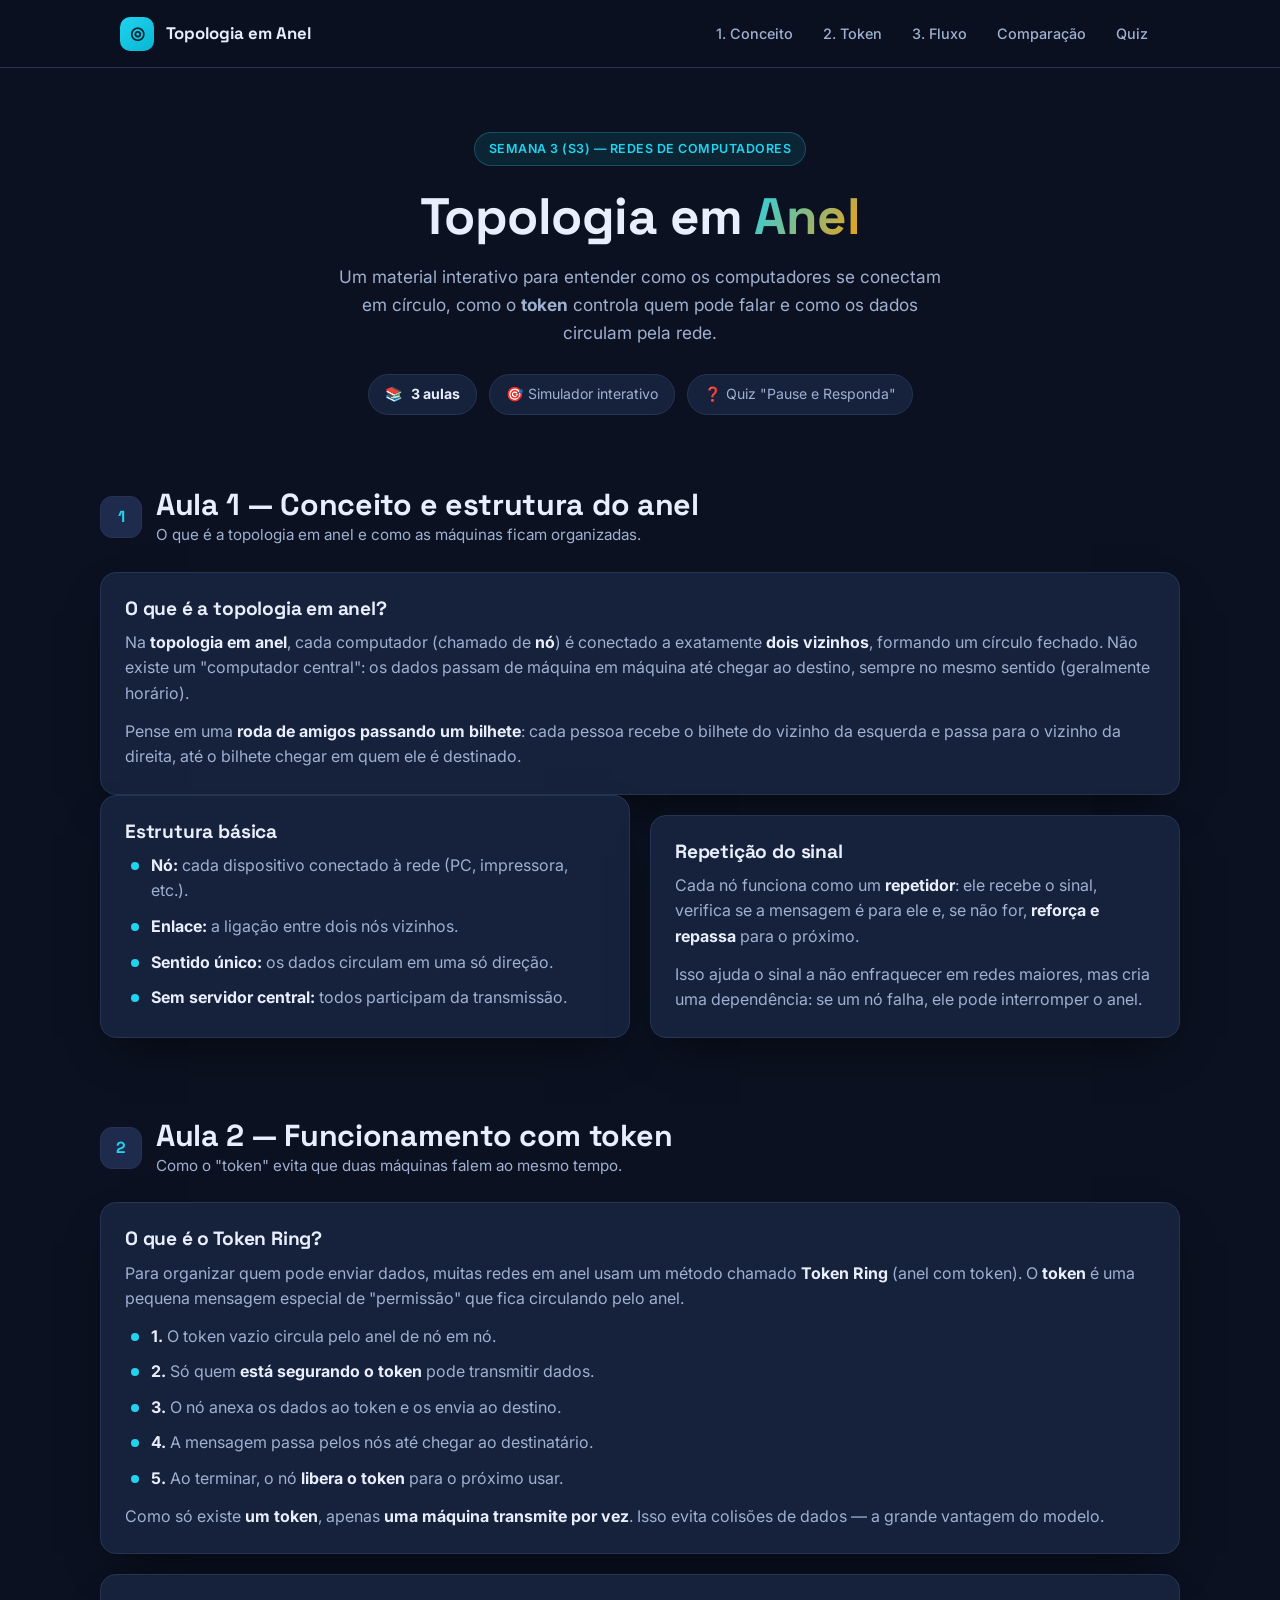
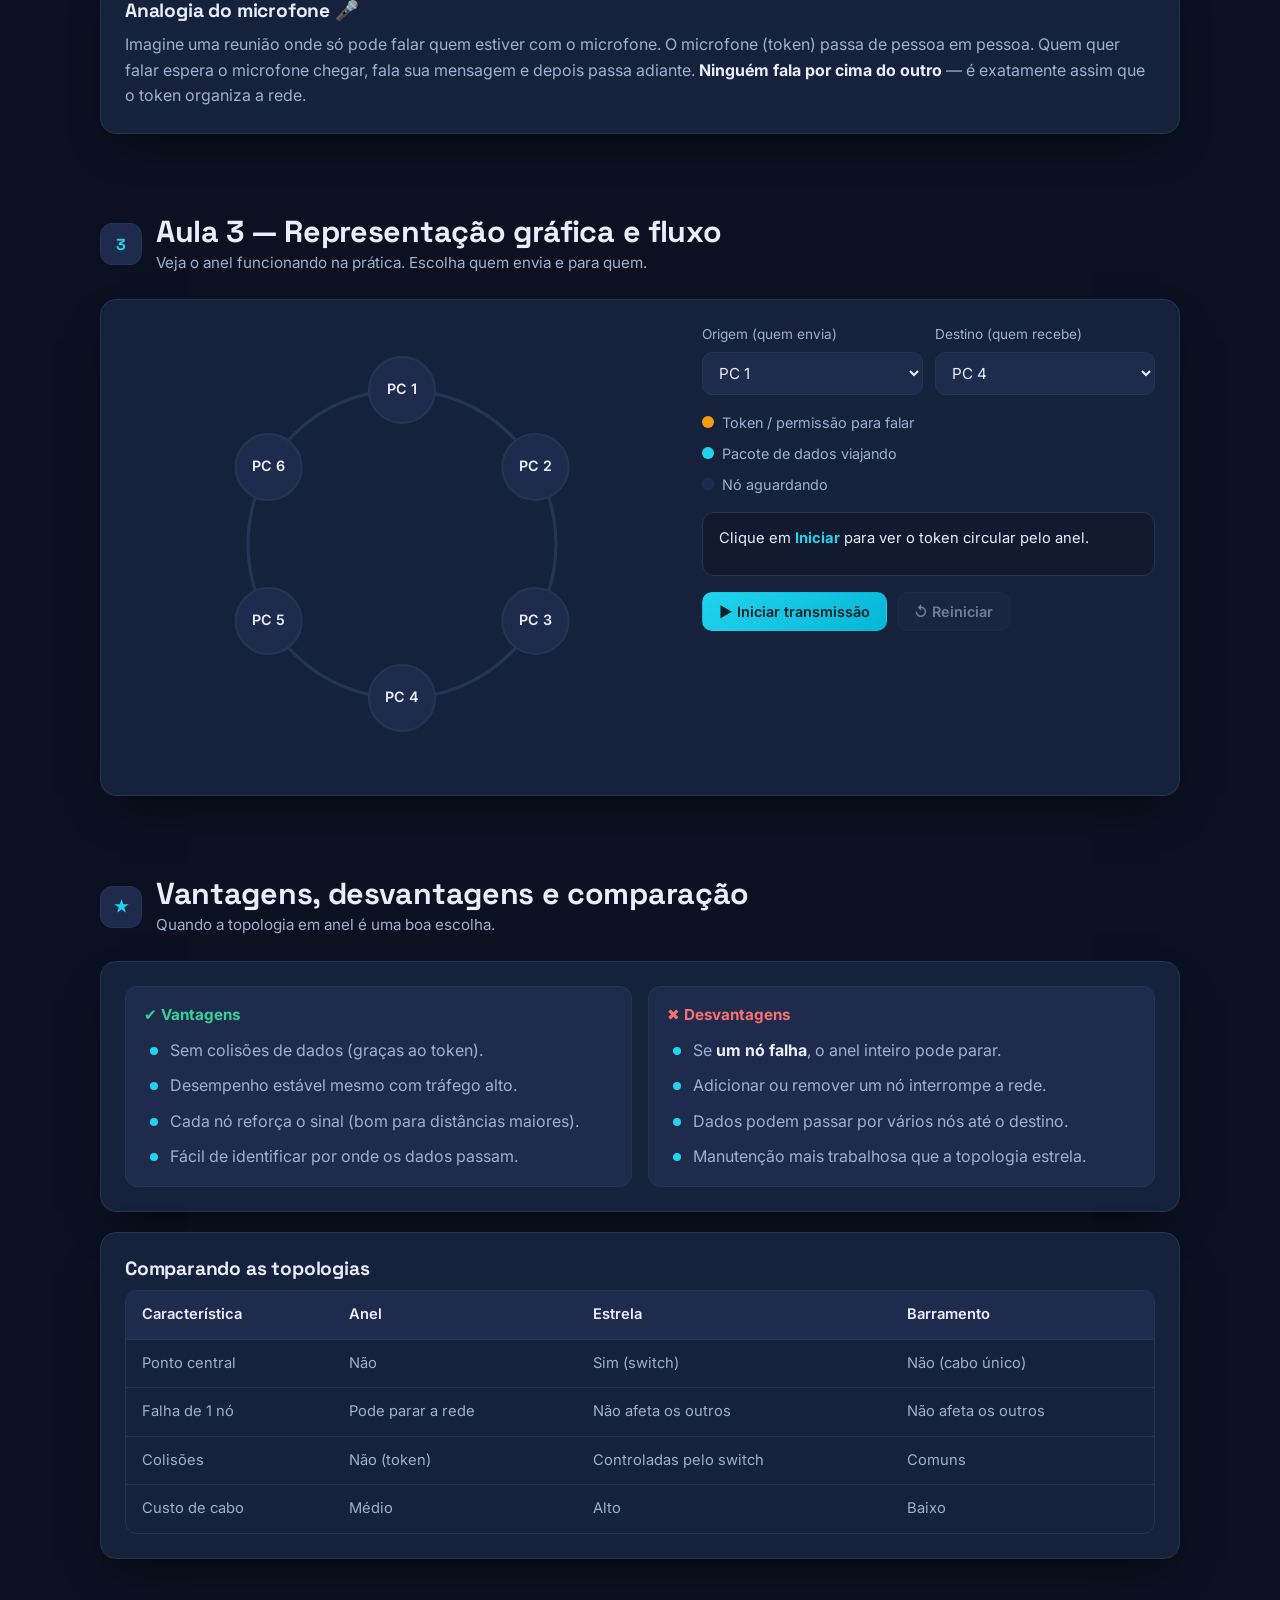
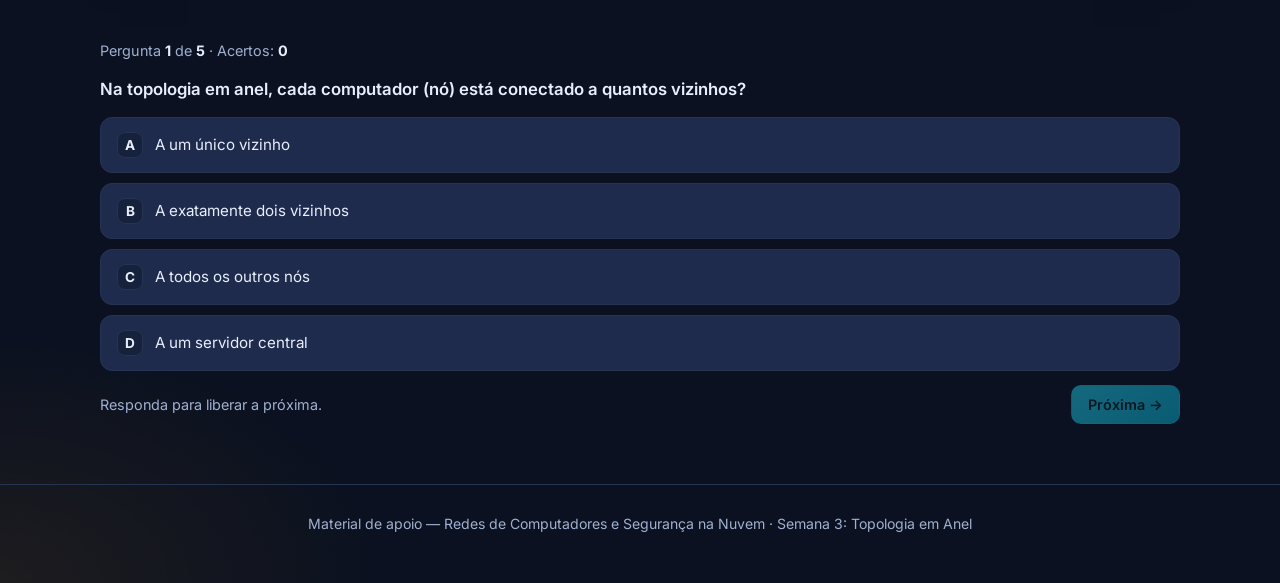
<file: index.html>
<!DOCTYPE html>
<html lang="pt-BR">
  <head>
    <meta charset="UTF-8" />
    <meta name="viewport" content="width=device-width, initial-scale=1.0" />
    <meta name="theme-color" content="#0f172a" />
    <meta
      name="description"
      content="Aula interativa sobre Topologia em Anel: conceito, funcionamento com token e representação gráfica do fluxo de dados."
    />
    <title>Topologia em Anel — Aula Interativa</title>
    <link rel="preconnect" href="https://fonts.googleapis.com" />
    <link rel="preconnect" href="https://fonts.gstatic.com" crossorigin />
    <link
      href="https://fonts.googleapis.com/css2?family=Inter:wght@400;500;600;700;800&family=Space+Grotesk:wght@500;600;700&display=swap"
      rel="stylesheet"
    />
    <link rel="stylesheet" href="styles.css" />
  </head>
  <body>
    <div id="app"></div>
    <script type="module" src="main.js"></script>
  </body>
</html>
</file>
<file: styles.css>
:root {
  --bg: #0b1120;
  --bg-soft: #111a2e;
  --surface: #16213c;
  --surface-2: #1e2b4d;
  --border: #263454;
  --text: #e8eefc;
  --text-muted: #9fb0d0;
  --brand: #22d3ee;
  --brand-strong: #06b6d4;
  --accent: #f59e0b;
  --danger: #f87171;
  --ok: #34d399;
  --radius: 16px;
  --shadow: 0 20px 45px -20px rgba(0, 0, 0, 0.7);
}

* {
  box-sizing: border-box;
  margin: 0;
  padding: 0;
}

html {
  background: var(--bg);
  scroll-behavior: smooth;
}

body {
  font-family: "Inter", system-ui, sans-serif;
  background:
    radial-gradient(900px 500px at 85% -10%, rgba(34, 211, 238, 0.12), transparent 60%),
    radial-gradient(700px 450px at 0% 100%, rgba(245, 158, 11, 0.08), transparent 55%),
    var(--bg);
  color: var(--text);
  line-height: 1.6;
  min-height: 100vh;
  -webkit-font-smoothing: antialiased;
}

h1,
h2,
h3 {
  font-family: "Space Grotesk", "Inter", sans-serif;
  line-height: 1.2;
  letter-spacing: -0.01em;
}

.wrap {
  width: 100%;
  max-width: 1080px;
  margin: 0 auto;
  padding: 0 20px;
}

/* ---------- Top bar ---------- */
.topbar {
  position: sticky;
  top: 0;
  z-index: 50;
  backdrop-filter: blur(12px);
  background: rgba(11, 17, 32, 0.75);
  border-bottom: 1px solid var(--border);
}

.topbar__inner {
  display: flex;
  align-items: center;
  justify-content: space-between;
  gap: 16px;
  padding: 14px 20px;
  max-width: 1080px;
  margin: 0 auto;
}

.brand {
  display: flex;
  align-items: center;
  gap: 12px;
  font-family: "Space Grotesk", sans-serif;
  font-weight: 700;
  font-size: 1.05rem;
}

.brand__dot {
  width: 34px;
  height: 34px;
  display: grid;
  place-items: center;
  border-radius: 10px;
  background: linear-gradient(140deg, var(--brand), var(--brand-strong));
  color: #04212a;
  font-weight: 800;
}

.nav {
  display: flex;
  gap: 6px;
  flex-wrap: wrap;
}

.nav a {
  color: var(--text-muted);
  text-decoration: none;
  font-size: 0.9rem;
  font-weight: 500;
  padding: 8px 12px;
  border-radius: 999px;
  transition: color 0.2s, background 0.2s;
}

.nav a:hover {
  color: var(--text);
  background: var(--surface);
}

/* ---------- Hero ---------- */
.hero {
  padding: 64px 0 32px;
  text-align: center;
}

.badge {
  display: inline-flex;
  align-items: center;
  gap: 8px;
  font-size: 0.78rem;
  font-weight: 600;
  letter-spacing: 0.04em;
  text-transform: uppercase;
  color: var(--brand);
  background: rgba(34, 211, 238, 0.1);
  border: 1px solid rgba(34, 211, 238, 0.25);
  padding: 6px 14px;
  border-radius: 999px;
  margin-bottom: 20px;
}

.hero h1 {
  font-size: clamp(2rem, 5vw, 3.2rem);
  margin-bottom: 16px;
}

.hero h1 .grad {
  background: linear-gradient(120deg, var(--brand), var(--accent));
  -webkit-background-clip: text;
  background-clip: text;
  color: transparent;
}

.hero p {
  max-width: 620px;
  margin: 0 auto;
  color: var(--text-muted);
  font-size: 1.08rem;
}

.hero__meta {
  display: flex;
  gap: 12px;
  justify-content: center;
  flex-wrap: wrap;
  margin-top: 28px;
}

.chip {
  display: inline-flex;
  align-items: center;
  gap: 8px;
  background: var(--surface);
  border: 1px solid var(--border);
  padding: 8px 16px;
  border-radius: 999px;
  font-size: 0.88rem;
  color: var(--text-muted);
}

.chip strong {
  color: var(--text);
}

/* ---------- Section ---------- */
.section {
  padding: 40px 0;
  scroll-margin-top: 80px;
}

.section__head {
  display: flex;
  align-items: center;
  gap: 14px;
  margin-bottom: 24px;
}

.section__num {
  flex-shrink: 0;
  width: 42px;
  height: 42px;
  display: grid;
  place-items: center;
  border-radius: 12px;
  background: var(--surface-2);
  border: 1px solid var(--border);
  color: var(--brand);
  font-family: "Space Grotesk", sans-serif;
  font-weight: 700;
}

.section__head h2 {
  font-size: clamp(1.4rem, 3vw, 1.9rem);
}

.section__head p {
  color: var(--text-muted);
  font-size: 0.95rem;
}

.card {
  background: var(--surface);
  border: 1px solid var(--border);
  border-radius: var(--radius);
  padding: 24px;
  box-shadow: var(--shadow);
}

.card + .card {
  margin-top: 20px;
}

.card h3 {
  font-size: 1.2rem;
  margin-bottom: 10px;
}

.card p {
  color: var(--text-muted);
  margin-bottom: 12px;
}

.card p:last-child {
  margin-bottom: 0;
}

.card strong {
  color: var(--text);
}

.grid-2 {
  display: grid;
  gap: 20px;
}

@media (min-width: 760px) {
  .grid-2 {
    grid-template-columns: 1fr 1fr;
  }
}

/* ---------- Lists ---------- */
ul.clean {
  list-style: none;
  display: flex;
  flex-direction: column;
  gap: 10px;
}

ul.clean li {
  position: relative;
  padding-left: 26px;
  color: var(--text-muted);
}

ul.clean li::before {
  content: "";
  position: absolute;
  left: 6px;
  top: 9px;
  width: 8px;
  height: 8px;
  border-radius: 999px;
  background: var(--brand);
}

ul.clean li strong {
  color: var(--text);
}

.pros-cons {
  display: grid;
  gap: 16px;
}

@media (min-width: 700px) {
  .pros-cons {
    grid-template-columns: 1fr 1fr;
  }
}

.box {
  border-radius: 12px;
  padding: 16px 18px;
  border: 1px solid var(--border);
  background: var(--surface-2);
}

.box h4 {
  font-size: 0.95rem;
  margin-bottom: 10px;
  display: flex;
  align-items: center;
  gap: 8px;
}

.box.ok h4 {
  color: var(--ok);
}

.box.bad h4 {
  color: var(--danger);
}

/* ---------- Ring simulator ---------- */
.sim {
  display: grid;
  gap: 24px;
}

@media (min-width: 860px) {
  .sim {
    grid-template-columns: 1.1fr 0.9fr;
    align-items: start;
  }
}

.stage {
  position: relative;
  aspect-ratio: 1 / 1;
  width: 100%;
  max-width: 440px;
  margin: 0 auto;
}

.stage svg {
  width: 100%;
  height: 100%;
  overflow: visible;
}

.node circle {
  fill: var(--surface-2);
  stroke: var(--border);
  stroke-width: 2;
  transition: fill 0.25s, stroke 0.25s;
}

.node text {
  fill: var(--text);
  font-size: 13px;
  font-weight: 600;
  font-family: "Inter", sans-serif;
  text-anchor: middle;
  dominant-baseline: middle;
}

.node.holds-token circle {
  fill: rgba(245, 158, 11, 0.18);
  stroke: var(--accent);
}

.node.sender circle {
  fill: rgba(34, 211, 238, 0.2);
  stroke: var(--brand);
}

.node.target circle {
  fill: rgba(52, 211, 153, 0.18);
  stroke: var(--ok);
}

.ring-path {
  fill: none;
  stroke: var(--border);
  stroke-width: 3;
}

.packet {
  fill: var(--accent);
  filter: drop-shadow(0 0 8px rgba(245, 158, 11, 0.8));
}

.packet.data {
  fill: var(--brand);
  filter: drop-shadow(0 0 8px rgba(34, 211, 238, 0.9));
}

.sim__panel {
  display: flex;
  flex-direction: column;
  gap: 16px;
}

.legend {
  display: flex;
  flex-direction: column;
  gap: 8px;
  font-size: 0.9rem;
  color: var(--text-muted);
}

.legend span {
  display: inline-flex;
  align-items: center;
  gap: 8px;
}

.dot {
  width: 12px;
  height: 12px;
  border-radius: 999px;
  flex-shrink: 0;
}

.dot.token {
  background: var(--accent);
}
.dot.data {
  background: var(--brand);
}
.dot.free {
  background: var(--surface-2);
  border: 1px solid var(--border);
}

.status {
  background: var(--bg-soft);
  border: 1px solid var(--border);
  border-radius: 12px;
  padding: 14px 16px;
  font-size: 0.92rem;
  min-height: 64px;
}

.status b {
  color: var(--brand);
}

.controls {
  display: flex;
  flex-wrap: wrap;
  gap: 10px;
}

.btn {
  cursor: pointer;
  border: 1px solid var(--border);
  background: var(--surface-2);
  color: var(--text);
  font-family: inherit;
  font-weight: 600;
  font-size: 0.9rem;
  padding: 10px 16px;
  border-radius: 10px;
  transition: transform 0.15s, background 0.2s, border-color 0.2s;
}

.btn:hover {
  transform: translateY(-1px);
  border-color: var(--brand);
}

.btn:disabled {
  opacity: 0.45;
  cursor: not-allowed;
  transform: none;
}

.btn.primary {
  background: linear-gradient(140deg, var(--brand), var(--brand-strong));
  color: #04212a;
  border-color: transparent;
}

.field {
  display: flex;
  flex-direction: column;
  gap: 6px;
  font-size: 0.85rem;
  color: var(--text-muted);
}

.field select {
  background: var(--surface-2);
  border: 1px solid var(--border);
  color: var(--text);
  border-radius: 10px;
  padding: 10px 12px;
  font-family: inherit;
  font-size: 0.95rem;
}

.select-row {
  display: grid;
  grid-template-columns: 1fr 1fr;
  gap: 12px;
}

/* ---------- Quiz ---------- */
.quiz {
  display: flex;
  flex-direction: column;
  gap: 14px;
}

.quiz__q {
  font-weight: 600;
  font-size: 1.05rem;
}

.quiz__options {
  display: flex;
  flex-direction: column;
  gap: 10px;
}

.opt {
  text-align: left;
  cursor: pointer;
  border: 1px solid var(--border);
  background: var(--surface-2);
  color: var(--text);
  font-family: inherit;
  font-size: 0.95rem;
  padding: 14px 16px;
  border-radius: 12px;
  transition: border-color 0.2s, background 0.2s;
  display: flex;
  align-items: center;
  gap: 12px;
}

.opt:hover:not(:disabled) {
  border-color: var(--brand);
}

.opt .key {
  width: 26px;
  height: 26px;
  flex-shrink: 0;
  display: grid;
  place-items: center;
  border-radius: 8px;
  background: var(--surface);
  border: 1px solid var(--border);
  font-weight: 700;
  font-size: 0.85rem;
}

.opt.correct {
  border-color: var(--ok);
  background: rgba(52, 211, 153, 0.12);
}

.opt.wrong {
  border-color: var(--danger);
  background: rgba(248, 113, 113, 0.12);
}

.opt:disabled {
  cursor: default;
}

.quiz__feedback {
  font-size: 0.92rem;
  padding: 12px 14px;
  border-radius: 10px;
  background: var(--bg-soft);
  border: 1px solid var(--border);
  color: var(--text-muted);
}

.quiz__foot {
  display: flex;
  align-items: center;
  justify-content: space-between;
  gap: 12px;
  flex-wrap: wrap;
}

.quiz__score {
  font-size: 0.9rem;
  color: var(--text-muted);
}

.quiz__score b {
  color: var(--text);
}

/* ---------- Table ---------- */
.table-wrap {
  overflow-x: auto;
  border: 1px solid var(--border);
  border-radius: 12px;
}

table {
  width: 100%;
  border-collapse: collapse;
  min-width: 480px;
}

th,
td {
  text-align: left;
  padding: 12px 16px;
  border-bottom: 1px solid var(--border);
  font-size: 0.92rem;
}

th {
  background: var(--surface-2);
  color: var(--text);
  font-weight: 600;
}

td {
  color: var(--text-muted);
}

tr:last-child td {
  border-bottom: none;
}

/* ---------- Footer ---------- */
.footer {
  border-top: 1px solid var(--border);
  padding: 28px 0 48px;
  text-align: center;
  color: var(--text-muted);
  font-size: 0.88rem;
  margin-top: 20px;
}

.sr-only {
  position: absolute;
  width: 1px;
  height: 1px;
  padding: 0;
  margin: -1px;
  overflow: hidden;
  clip: rect(0, 0, 0, 0);
  white-space: nowrap;
  border: 0;
}
</file>
